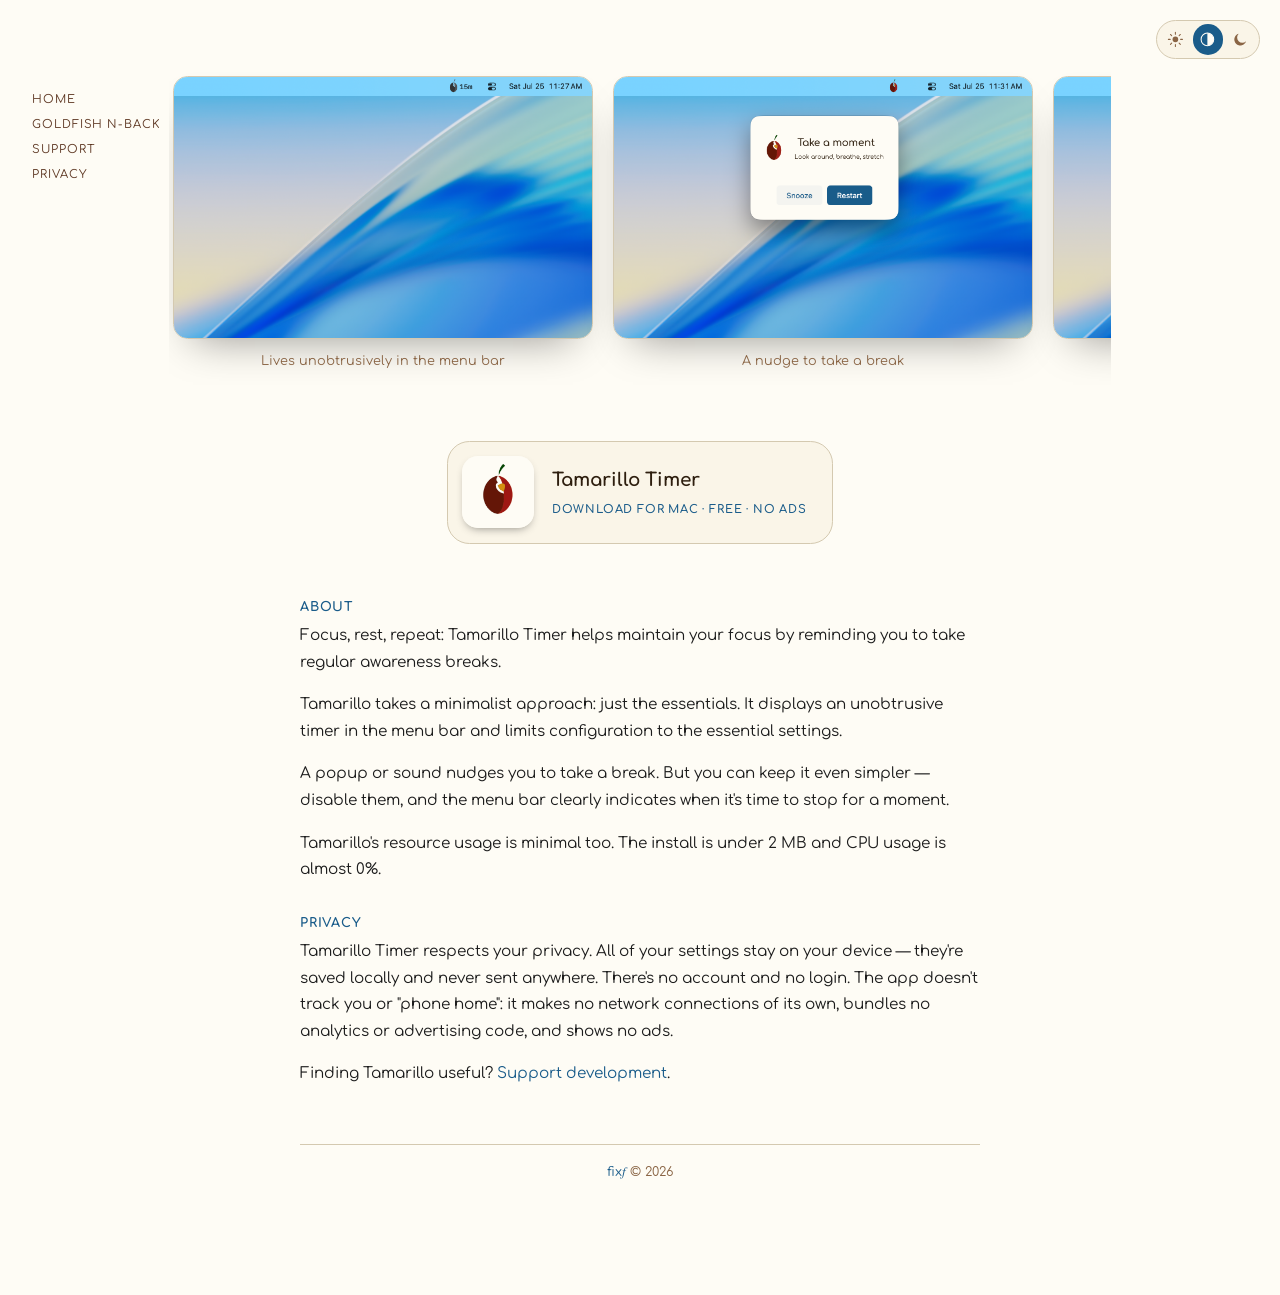
<file: index.html>
<!DOCTYPE html>
<html lang="en">
  <head>
    <meta charset="UTF-8">
    <script>(function(){try{var t=localStorage.getItem('theme');if(t==='light'||t==='dark'){document.documentElement.setAttribute('data-theme',t);}}catch(e){}})();</script>
    <meta name="viewport" content="width=device-width, initial-scale=1.0">
    <meta http-equiv="X-UA-Compatible" content="IE=edge">

    <title>Tamarillo Timer</title>
    <meta name="description" content="Tamarillo Timer — a minimal menu bar break reminder for macOS. Focus, rest, repeat.">
    <meta name="robots" content="index, follow">

    <link rel="canonical" href="https://tamarillo.nz/">

    <link rel="icon" type="image/svg+xml" href="/favicon.svg">

    <link rel="stylesheet" href="style.css">
    <link rel="stylesheet" href="tamarillo.css">
    <script src="theme.js" defer></script>
    <script src="lightbox.js" defer></script>

    <script data-goatcounter="https://fixf.goatcounter.com/count"
            async src="//gc.zgo.at/count.js"></script>
  </head>
  <body>

    <div class="theme-toggle" role="radiogroup" aria-label="Theme">
      <button type="button" data-theme-choice="light" role="radio" aria-checked="false" aria-label="Light" title="Light">
        <svg class="theme-toggle-icon" viewBox="0 0 24 24" aria-hidden="true">
          <circle cx="12" cy="12" r="4" fill="currentColor"/>
          <g stroke="currentColor" stroke-width="1.5" stroke-linecap="round">
            <line x1="12" y1="2" x2="12" y2="4.5"/>
            <line x1="12" y1="19.5" x2="12" y2="22"/>
            <line x1="2" y1="12" x2="4.5" y2="12"/>
            <line x1="19.5" y1="12" x2="22" y2="12"/>
            <line x1="4.93" y1="4.93" x2="6.64" y2="6.64"/>
            <line x1="17.36" y1="17.36" x2="19.07" y2="19.07"/>
            <line x1="4.93" y1="19.07" x2="6.64" y2="17.36"/>
            <line x1="17.36" y1="6.64" x2="19.07" y2="4.93"/>
          </g>
        </svg>
      </button>
      <button type="button" data-theme-choice="auto" role="radio" aria-checked="true" aria-label="Match system" title="Match system">
        <svg class="theme-toggle-icon" viewBox="0 0 24 24" aria-hidden="true">
          <circle cx="12" cy="12" r="9" fill="none" stroke="currentColor" stroke-width="1.5"/>
          <path d="M12 3a9 9 0 0 1 0 18Z" fill="currentColor"/>
        </svg>
      </button>
      <button type="button" data-theme-choice="dark" role="radio" aria-checked="false" aria-label="Dark" title="Dark">
        <svg class="theme-toggle-icon" viewBox="0 0 24 24" aria-hidden="true">
          <path d="M20 14.5A8.5 8.5 0 1 1 9.5 4a7 7 0 0 0 10.5 10.5Z" fill="currentColor"/>
        </svg>
      </button>
    </div>

    <section class="screenshots" aria-label="Screenshots">
      <h1 class="sr-only">Tamarillo Timer</h1>
      <div class="screenshots-track">
        <figure>
          <button type="button" class="screenshot-trigger">
            <img src="screenshots/main.1440.png" alt="Tamarillo Timer's countdown sitting quietly in the macOS menu bar" width="1440" height="900" loading="eager">
          </button>
          <figcaption>Lives unobtrusively in the menu bar</figcaption>
        </figure>
        <figure>
          <button type="button" class="screenshot-trigger">
            <img src="screenshots/popup.1440.png" alt="A “Take a moment” popup nudging you to look around, breathe, and stretch" width="1440" height="900" loading="lazy">
          </button>
          <figcaption>A nudge to take a break</figcaption>
        </figure>
        <figure>
          <button type="button" class="screenshot-trigger">
            <img src="screenshots/menu.1440.png" alt="The menu bar dropdown with Restart timer, Mute, Disable popups, and Settings" width="1440" height="900" loading="lazy">
          </button>
          <figcaption>Control one click away</figcaption>
        </figure>
        <figure>
          <button type="button" class="screenshot-trigger">
            <img src="screenshots/settings.1440.png" alt="The Settings panel: interval in minutes, restart after sleep, open at login, reminder sound" width="1440" height="900" loading="lazy">
          </button>
          <figcaption>Just the essentials</figcaption>
        </figure>
      </div>
    </section>

    <div class="content download-cta">
      <a class="download-card" href="TamarilloTimer.dmg" aria-label="Download Tamarillo Timer for Mac"
         data-goatcounter-click="tamarillo-download-dmg" data-goatcounter-title="Download TamarilloTimer.dmg">
        <img class="app-icon" src="TamarilloTimer.png" alt="" width="512" height="512" loading="eager">
        <span class="download-text">
          <span class="app-name">Tamarillo Timer</span>
          <span class="download-label">Download for Mac · Free · No Ads</span>
        </span>
      </a>
    </div>

    <div class="content prose">
      <h2>About</h2>
      <p>Focus, rest, repeat: Tamarillo Timer helps maintain your focus by reminding you to take regular awareness breaks.</p>
      <p>Tamarillo takes a minimalist approach: just the essentials. It displays an unobtrusive timer in the menu bar and limits configuration to the essential settings.</p>
      <p>A popup or sound nudges you to take a break. But you can keep it even simpler — disable them, and the menu bar clearly indicates when it's time to stop for a moment.</p>
      <p>Tamarillo's resource usage is minimal too. The install is under 2&nbsp;MB and CPU usage is almost 0%.</p>

    <h2>Privacy</h2>
    <p>Tamarillo Timer respects your privacy. All of your settings stay on your device — they're saved locally and never sent anywhere. There's no account and no login. The app doesn't track you or "phone home": it makes no network connections of its own, bundles no analytics or advertising code, and shows no ads.</p>
      <p>Finding Tamarillo useful? <a href="https://buymeacoffee.com/fixf">Support development</a>.
    </div>

    <nav class="sidebar" aria-label="Site links">
      <a class="sidebar-link" href="/">Home</a>
      <a class="sidebar-link" href="https://nback.xyz">Goldfish n-back</a>
      <a class="sidebar-link" href="/support.html">Support</a>
      <a class="sidebar-link" href="/privacy.html">Privacy</a>
    </nav>

    <footer>
      <p>
        <a href="https://fixf.dev/">fix&#x1D453;</a> &copy; <span id="copyright-year">2026</span>
      </p>
    </footer>

  </body>
</html>
</file>
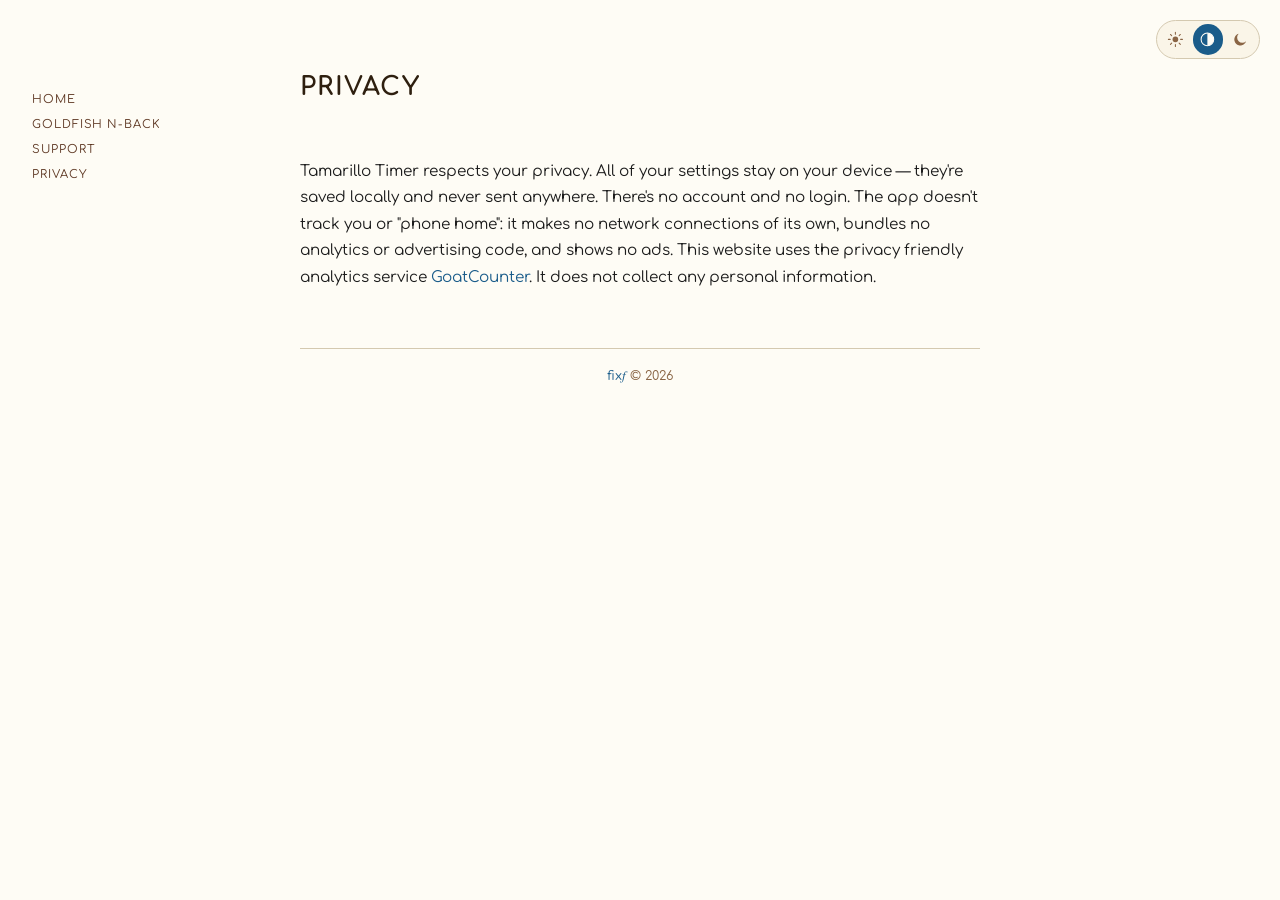
<file: privacy.html>
<!DOCTYPE html>
<html lang="en">

<head>
  <title>Privacy — Tamarillo Timer</title>
  <meta name="viewport" content="width=device-width, initial-scale=1.0">
  <meta charset="utf-8">
  <script>(function(){try{var t=localStorage.getItem('theme');if(t==='light'||t==='dark'){document.documentElement.setAttribute('data-theme',t);}}catch(e){}})();</script>
  <meta name="description" content="Privacy policy for Tamarillo Timer, a minimal menu bar break reminder for macOS.">
  <meta name="robots" content="noindex, follow">

  <link rel="canonical" href="https://tamarillo.nz/privacy.html">
  <link rel="icon" type="image/svg+xml" href="/favicon.svg">

  <!-- Shared studio chrome + app-specific overrides — both plain assets at the root. -->
  <link rel="stylesheet" href="/style.css">
  <link rel="stylesheet" href="/tamarillo.css">
  <script src="/theme.js" defer></script>

  <script data-goatcounter="https://fixf.goatcounter.com/count"
          async src="//gc.zgo.at/count.js"></script>
</head>

<body>

  <div class="theme-toggle" role="radiogroup" aria-label="Theme">
      <button type="button" data-theme-choice="light" role="radio" aria-checked="false" aria-label="Light" title="Light">
        <svg class="theme-toggle-icon" viewBox="0 0 24 24" aria-hidden="true">
          <circle cx="12" cy="12" r="4" fill="currentColor"/>
          <g stroke="currentColor" stroke-width="1.5" stroke-linecap="round">
            <line x1="12" y1="2" x2="12" y2="4.5"/>
            <line x1="12" y1="19.5" x2="12" y2="22"/>
            <line x1="2" y1="12" x2="4.5" y2="12"/>
            <line x1="19.5" y1="12" x2="22" y2="12"/>
            <line x1="4.93" y1="4.93" x2="6.64" y2="6.64"/>
            <line x1="17.36" y1="17.36" x2="19.07" y2="19.07"/>
            <line x1="4.93" y1="19.07" x2="6.64" y2="17.36"/>
            <line x1="17.36" y1="6.64" x2="19.07" y2="4.93"/>
          </g>
        </svg>
      </button>
      <button type="button" data-theme-choice="auto" role="radio" aria-checked="true" aria-label="Match system" title="Match system">
        <svg class="theme-toggle-icon" viewBox="0 0 24 24" aria-hidden="true">
          <circle cx="12" cy="12" r="9" fill="none" stroke="currentColor" stroke-width="1.5"/>
          <path d="M12 3a9 9 0 0 1 0 18Z" fill="currentColor"/>
        </svg>
      </button>
      <button type="button" data-theme-choice="dark" role="radio" aria-checked="false" aria-label="Dark" title="Dark">
        <svg class="theme-toggle-icon" viewBox="0 0 24 24" aria-hidden="true">
          <path d="M20 14.5A8.5 8.5 0 1 1 9.5 4a7 7 0 0 0 10.5 10.5Z" fill="currentColor"/>
        </svg>
      </button>
    </div>

  <div class="content archive-header">
    <a href="/"><h1>Privacy</h1></a>
  </div>

  <div class="content prose">
    <p>
    Tamarillo Timer respects your privacy.
    All of your settings stay on your device — they're saved locally and never sent anywhere.
    There's no account and no login.
    The app doesn't track you or "phone home": it makes no network connections of its own, bundles no analytics or advertising code, and shows no ads.
    This website uses the privacy friendly analytics service <a href="https://www.goatcounter.com/">GoatCounter</a>.
    It does not collect any personal information.
    </p>
  </div>

  <nav class="sidebar" aria-label="Site links">
    <a class="sidebar-link" href="/">Home</a>
    <a class="sidebar-link" href="https://nback.xyz">Goldfish n-back</a>
    <a class="sidebar-link" href="/support.html">Support</a>
    <a class="sidebar-link" href="/privacy.html">Privacy</a>
  </nav>

  <footer>
    <p><a href="https://fixf.dev/">fix𝑓</a> © 2026</p>
  </footer>

</body>

</html>
</file>
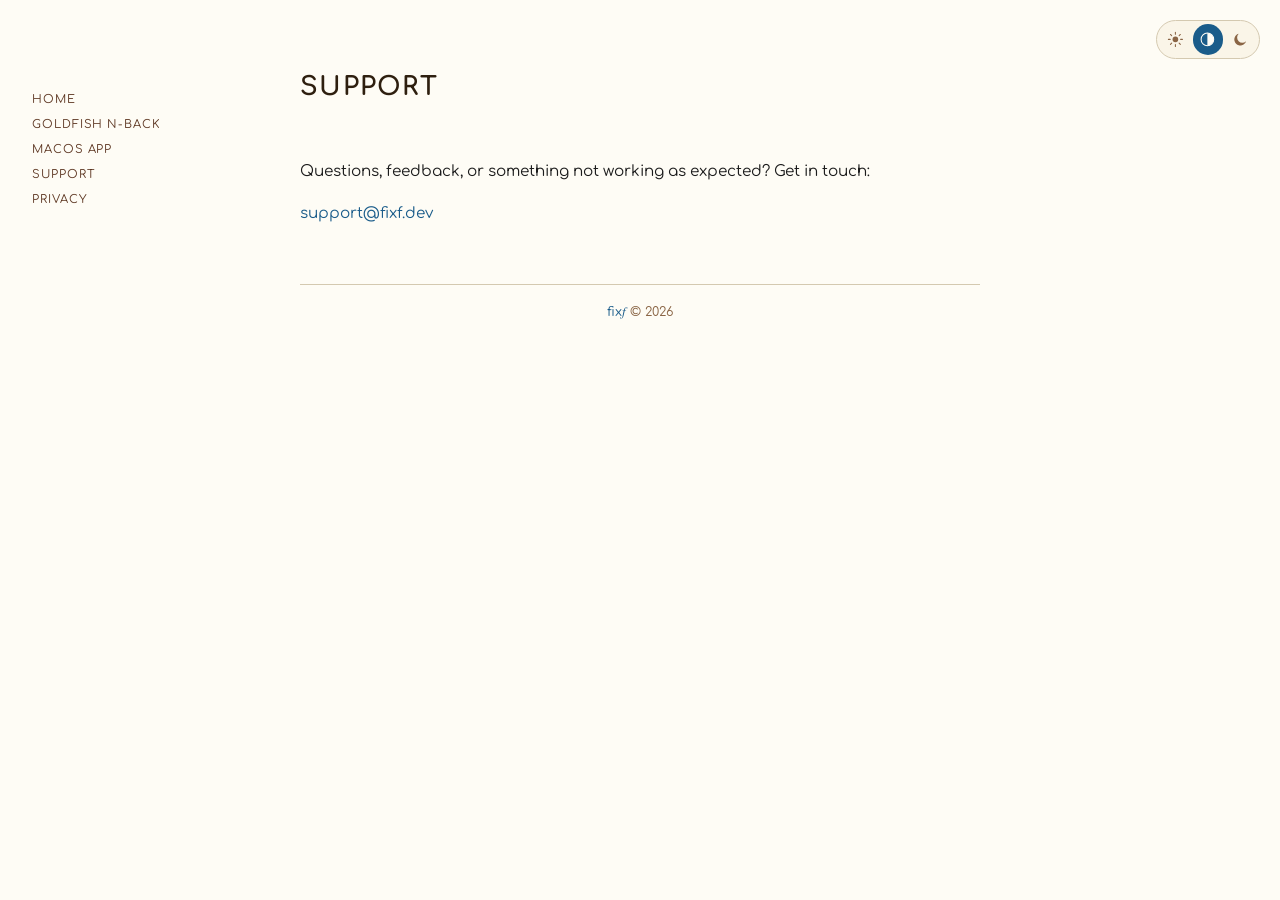
<file: support.html>
<!DOCTYPE html>
<html lang="en">
  <head>
    <meta charset="UTF-8">
    <script>(function(){try{var t=localStorage.getItem('theme');if(t==='light'||t==='dark'){document.documentElement.setAttribute('data-theme',t);}}catch(e){}})();</script>
    <meta name="viewport" content="width=device-width, initial-scale=1.0">
    <meta http-equiv="X-UA-Compatible" content="IE=edge">

    <title>Support — Tamarillo Timer</title>
    <meta name="description" content="Support and contact for Tamarillo Timer, a minimal menu bar break reminder for macOS.">
    <meta name="robots" content="noindex, follow">

    <link rel="canonical" href="https://tamarillo.nz/support.html">

    <link rel="icon" type="image/svg+xml" href="/favicon.svg">

    <link rel="stylesheet" href="style.css">
    <link rel="stylesheet" href="tamarillo.css">
    <script src="theme.js" defer></script>

    <script data-goatcounter="https://fixf.goatcounter.com/count"
            async src="//gc.zgo.at/count.js"></script>
  </head>
  <body>

    <div class="theme-toggle" role="radiogroup" aria-label="Theme">
      <button type="button" data-theme-choice="light" role="radio" aria-checked="false" aria-label="Light" title="Light">
        <svg class="theme-toggle-icon" viewBox="0 0 24 24" aria-hidden="true">
          <circle cx="12" cy="12" r="4" fill="currentColor"/>
          <g stroke="currentColor" stroke-width="1.5" stroke-linecap="round">
            <line x1="12" y1="2" x2="12" y2="4.5"/>
            <line x1="12" y1="19.5" x2="12" y2="22"/>
            <line x1="2" y1="12" x2="4.5" y2="12"/>
            <line x1="19.5" y1="12" x2="22" y2="12"/>
            <line x1="4.93" y1="4.93" x2="6.64" y2="6.64"/>
            <line x1="17.36" y1="17.36" x2="19.07" y2="19.07"/>
            <line x1="4.93" y1="19.07" x2="6.64" y2="17.36"/>
            <line x1="17.36" y1="6.64" x2="19.07" y2="4.93"/>
          </g>
        </svg>
      </button>
      <button type="button" data-theme-choice="auto" role="radio" aria-checked="true" aria-label="Match system" title="Match system">
        <svg class="theme-toggle-icon" viewBox="0 0 24 24" aria-hidden="true">
          <circle cx="12" cy="12" r="9" fill="none" stroke="currentColor" stroke-width="1.5"/>
          <path d="M12 3a9 9 0 0 1 0 18Z" fill="currentColor"/>
        </svg>
      </button>
      <button type="button" data-theme-choice="dark" role="radio" aria-checked="false" aria-label="Dark" title="Dark">
        <svg class="theme-toggle-icon" viewBox="0 0 24 24" aria-hidden="true">
          <path d="M20 14.5A8.5 8.5 0 1 1 9.5 4a7 7 0 0 0 10.5 10.5Z" fill="currentColor"/>
        </svg>
      </button>
    </div>

    <div class="content archive-header">
      <a href="/"><h1>Support</h1></a>
    </div>

    <div class="content prose">
      <p>Questions, feedback, or something not working as expected? Get in touch:</p>
      <p><a href="mailto:support@fixf.dev">support@fixf.dev</a></p>
    </div>

    <nav class="sidebar" aria-label="Site links">
      <a class="sidebar-link" href="/">Home</a>
      <a class="sidebar-link" href="https://nback.xyz">Goldfish n-back</a>
      <a class="sidebar-link" href="/TamarilloTimer.dmg">macOS App</a>
      <a class="sidebar-link" href="/support.html">Support</a>
      <a class="sidebar-link" href="/privacy.html">Privacy</a>
    </nav>

    <footer>
      <p>
        <a href="https://fixf.dev/">fix&#x1D453;</a> &copy; <span id="copyright-year">2026</span>
      </p>
    </footer>

  </body>
</html>
</file>
<file: style.css>
/* ============================================================
   Bauhaus / Solarized Light stylesheet
   ============================================================ */

/* Google Fonts: Comfortaa */
@import url('https://fonts.googleapis.com/css2?family=Comfortaa:wght@300;400;500;600;700&display=swap');

/* ── Design tokens ──────────────────────────────────────── */
:root {
  /* Backgrounds: cream & beige spectrum */
  --bg-page:      #fefcf5;   /* very light cream — page background */
  --bg-section:   #faf5e8;   /* slightly warmer, section backgrounds */
  --bg-beige:     #f2ead8;   /* used for table heads */
  --bg-rotd:      #eaf0f7;   /* cool blue-tinted pane for ROTD */

  /* Foreground */
  --fg-black:     #1c1c1c;   /* body text */
  --fg-brown-dk:  #2e1f0f;   /* darkest title text */
  --fg-brown:     #5c3520;   /* mid brown — subheadings, footer */
  --fg-brown-lt:  #8a6545;   /* lighter brown — captions, meta */

  /* Accents */
  --accent-blue:  #1a5c8a;   /* deep blue — links */
  --accent-red:   #8b1a1a;   /* deep red */
  --accent-yellow:#b58900;   /* rich solarized yellow */
  --accent-green: #3d6b00;   /* used sparingly */

  /* Borders */
  --border-main:  #d4c9b0;
  --border-table: #c8bda0;

  /* Typography */
  --font-main: 'Comfortaa', 'Segoe UI', sans-serif;

  /* Spacing rhythm */
  --space-xs: 0.5rem;
  --space-sm: 1rem;
  --space-md: 2rem;
  --space-lg: 3.5rem;
  --space-xl: 5rem;
}

/* ── Dark tokens — Bauhaus / Solarized Dark ─────────────────
   Applied automatically when the OS/browser reports a dark
   appearance, unless overridden by an explicit user choice
   (see [data-theme] below). Same token names, same relative
   contrast relationships, warm palette inverted onto a near-
   black ground. */
@media (prefers-color-scheme: dark) {
  :root {
    --bg-page:      #1b140d;
    --bg-section:   #221a12;
    --bg-beige:     #2b2117;
    --bg-rotd:      #16202b;

    --fg-black:     #ede4d3;
    --fg-brown-dk:  #f5ecd9;
    --fg-brown:     #d9c3a0;
    --fg-brown-lt:  #a68a68;

    --accent-blue:  #6cb6e8;
    --accent-red:   #e2726b;
    --accent-yellow:#e0b64d;
    --accent-green: #8bc34a;

    --border-main:  #4a3c2a;
    --border-table: #55442f;
  }
}

/* Explicit user choice always wins over the OS/browser default above. */
:root[data-theme="dark"] {
  --bg-page:      #1b140d;
  --bg-section:   #221a12;
  --bg-beige:     #2b2117;
  --bg-rotd:      #16202b;

  --fg-black:     #ede4d3;
  --fg-brown-dk:  #f5ecd9;
  --fg-brown:     #d9c3a0;
  --fg-brown-lt:  #a68a68;

  --accent-blue:  #6cb6e8;
  --accent-red:   #e2726b;
  --accent-yellow:#e0b64d;
  --accent-green: #8bc34a;

  --border-main:  #4a3c2a;
  --border-table: #55442f;
}

:root[data-theme="light"] {
  --bg-page:      #fefcf5;
  --bg-section:   #faf5e8;
  --bg-beige:     #f2ead8;
  --bg-rotd:      #eaf0f7;

  --fg-black:     #1c1c1c;
  --fg-brown-dk:  #2e1f0f;
  --fg-brown:     #5c3520;
  --fg-brown-lt:  #8a6545;

  --accent-blue:  #1a5c8a;
  --accent-red:   #8b1a1a;
  --accent-yellow:#b58900;
  --accent-green: #3d6b00;

  --border-main:  #d4c9b0;
  --border-table: #c8bda0;
}

/* ── Reset ──────────────────────────────────────────────── */
*, *::before, *::after {
  box-sizing: border-box;
  margin: 0;
  padding: 0;
}

/* ── A11y utility ───────────────────────────────────────── */
.sr-only {
  position: absolute;
  width: 1px;
  height: 1px;
  padding: 0;
  margin: -1px;
  overflow: hidden;
  clip: rect(0, 0, 0, 0);
  white-space: nowrap;
  border: 0;
}

/* ── Base ───────────────────────────────────────────────── */
html {
  font-size: 16px;
  scroll-behavior: smooth;
}

body {
  font-family: var(--font-main);
  background-color: var(--bg-page);
  color: var(--fg-black);
  line-height: 1.75;
  /* Wide left/right margins via padding — content is centred */
  padding: var(--space-lg) 10%;
}

/* ── Links ──────────────────────────────────────────────── */
a {
  color: var(--accent-blue);
  text-decoration: none;
}
a:hover,
a:focus {
  text-decoration: underline;
  text-underline-offset: 3px;
}

/* ── Page-level layout wrapper ──────────────────────────── */
/* All direct-body children share the same centred column */
body > div.content,
body > footer {
  max-width: 680px;
  margin-left: auto;
  margin-right: auto;
  margin-bottom: var(--space-lg);
}

/* ── Question heading ────────────────────────────────────── */
#question {
  font-size: clamp(0.85rem, 2.5vw, 1.1rem);
  font-weight: 300;
  text-transform: uppercase;
  letter-spacing: 0.2em;
  color: var(--fg-brown-lt);
  text-align: left;
  padding-top: var(--space-md);
  padding-bottom: 0;
}

/* ── Yes / No hero answer ───────────────────────────────── */
#yesno {
  display: block;
  font-family: var(--font-main);
  font-weight: 700;
  font-size: clamp(2.5rem, 9vw, 3.5rem);
  text-transform: uppercase;
  letter-spacing: 0.12em;
  line-height: 1;

  /* Gradient: dark brown → near-black */
  background: linear-gradient(160deg, var(--fg-brown-dk) 0%, var(--fg-black) 60%);
  -webkit-background-clip: text;
  -webkit-text-fill-color: transparent;
  background-clip: text;

  padding: var(--space-xs) 0 var(--space-sm);
  text-align: left;
}

/* Wrapper div for yesno — no separator */
div.content:has(#yesno) {
  margin-bottom: var(--space-md);
}

/* ── Aside — shared narrow right-aligned pane ───────────── */
/* Used by both p.rotd and .totals. Split back out per-class if the
   two ever visually diverge. */
.aside {
  background-color: var(--bg-rotd);
  border-radius: 0.875rem;
  border-left: 4px solid var(--accent-blue);
  padding: 1.1rem 1.5rem;
  color: var(--fg-brown-dk);
  max-width: 52%;
  margin-left: auto;
  margin-right: 0;
  margin-top: var(--space-lg);
  margin-bottom: var(--space-lg);
}

/* ── RotD body — italic quote below the shared aside title ── */
.rotd-body {
  font-style: italic;
  font-size: 0.88rem;
  line-height: 1.6;
}

.rotd-body a {
  color: var(--accent-blue);
  font-style: normal;
}

/* ── "More RotD…" link — homepage only, sits inside .aside.rotd ─ */
.aside.rotd .rotd-more {
  display: block;
  margin-top: 0.6rem;
  font-size: 0.7rem;
  text-transform: uppercase;
  letter-spacing: 0.08em;
  color: var(--fg-brown-lt);
  text-align: right;
}

.aside.rotd .rotd-more:hover,
.aside.rotd .rotd-more:focus {
  color: var(--accent-blue);
  text-decoration: none;
}

/* ── Discussion content ─────────────────────────────────── */
p.content {
  margin-bottom: 1.4rem;
  font-size: 1rem;
  color: var(--fg-black);
  text-align: justify;
  hyphens: auto;
}

p.content:last-of-type {
  margin-bottom: 0;
}

p.content strong {
  font-weight: 700;
  color: var(--fg-brown-dk);
}

/* ── Lists ──────────────────────────────────────────────── */
ul, ol {
  padding-left: 1.5rem;
  margin-bottom: var(--space-sm);
}

li {
  margin-bottom: 0.35rem;
}

/* ── Headings ───────────────────────────────────────────── */
h1, h2, h3, h4 {
  font-family: var(--font-main);
  text-transform: uppercase;
  letter-spacing: 0.05em;
  line-height: 1.2;
  margin-bottom: var(--space-sm);
}

h1 {
  font-size: 2rem;
  font-weight: 700;
  color: var(--fg-black);
}

h2 {
  font-size: 1.4rem;
  font-weight: 600;
  color: var(--fg-brown-dk);
  margin-top: var(--space-md);
  padding-bottom: 0.3em;
  border-bottom: 1px solid var(--border-main);
}

h3 {
  font-size: 1rem;
  font-weight: 600;
  color: var(--fg-brown);
  margin-top: var(--space-sm);
}

/* ── Tables ─────────────────────────────────────────────── */
table.content {
  width: 100%;
  border-collapse: collapse;
  margin: var(--space-md) 0;
  font-size: 0.875rem;
  line-height: 1.5;
}

/* Column headers styled like h3 */
table.content thead th {
  font-family: var(--font-main);
  font-weight: 600;
  font-size: 0.75rem;
  text-transform: uppercase;
  letter-spacing: 0.06em;
  color: var(--fg-brown);
  background-color: var(--bg-beige);
  padding: 0.625rem 0.875rem;
  text-align: left;
  border-top: 1px solid var(--border-table);
  border-bottom: 1px solid var(--border-table);
}

table.content thead th:not(:last-child) {
  border-right: 1px solid var(--border-table);
}

table.content tbody td {
  padding: 0.6rem 0.875rem;
  vertical-align: top;
  border-bottom: 1px solid var(--border-table);
}

table.content tbody td:not(:last-child) {
  border-right: 1px solid var(--border-table);
}

table.content tbody tr:last-child td {
  border-bottom: none;
}

table.content tbody tr:nth-child(even) {
  background-color: var(--bg-section);
}

table.content tbody strong {
  font-weight: 600;
  color: var(--fg-brown-dk);
}

/* ── Aside title — shared header for totals and RotD panes ── */
.aside-title {
  font-weight: 700;
  text-transform: uppercase;
  letter-spacing: 0.06em;
  font-size: 0.7rem;
  color: var(--accent-blue);
  margin-bottom: var(--space-xs);
}

/* Show a subtle cursor hint when the title has a native tooltip. */
.aside-title[title] {
  cursor: help;
}

/* Archive date headers are permalinks — keep the title's own styling. */
.aside-title a {
  color: inherit;
}

/* Flag the entry a permalink landed on. */
.aside.rotd:target {
  border-left-color: var(--accent-red);
}

/* ── Running totals — left-aligned variant ──────────────── */
.aside.totals {
  margin-left: 0;
  margin-right: auto;
}

/* ── Running totals — pane interior ────────────────────── */

.total-item {
  display: flex;
  justify-content: space-between;
  align-items: baseline;
  gap: var(--space-md);
}

.total-item + .total-item {
  margin-top: 0.2rem;
}

.total-label {
  font-size: 0.88rem;
  color: var(--fg-brown-dk);
}

.total-value {
  font-family: ui-monospace, 'SF Mono', 'Menlo', 'Consolas', monospace;
  font-size: 1rem;
  font-weight: 750;
  color: var(--fg-brown-dk);
  font-variant-numeric: tabular-nums;
  text-align: right;
}

.total-item.spend .total-value   { color: var(--accent-red); }
.total-item.revenue .total-value { color: var(--accent-green); }

/* ── Footnote references (superscript links in totals labels) ── */
.fn-ref {
  font-size: 0.6em;
  color: var(--fg-brown-lt);
  text-decoration: none;
  vertical-align: super;
  line-height: 0;
  margin-left: 0.15em;
  font-style: normal;
}

.fn-ref:hover {
  color: var(--accent-blue);
}

/* ── Footnotes block ────────────────────────────────────── */
.footnotes {
  border-top: 1px solid var(--border-main);
  padding-top: var(--space-sm);
}

.footnote {
  font-size: 0.75rem;
  color: var(--fg-brown-lt);
  font-style: italic;
  line-height: 1.55;
  margin-bottom: 0.4rem;
}

.footnote:last-child {
  margin-bottom: 0;
}

.footnote sup {
  font-style: normal;
  color: var(--fg-brown-lt);
  margin-right: 0.2em;
}

.footnote strong {
  font-style: normal;
  font-weight: 600;
  color: var(--fg-brown);
}

/* ── RotD archive — /rotd/ list pages ──────────────────── */
/* Header block above the list */
.archive-header {
  margin-top: var(--space-sm);
  margin-bottom: var(--space-md);
}

.archive-header h1 {
  font-size: 1.6rem;
  font-weight: 700;
  color: var(--fg-brown-dk);
  margin-bottom: 0.5rem;
}


/* Left-align + full-width the aside cards when they're in the archive list */
.rotd-list .aside.rotd {
  max-width: 100%;
  margin-left: 0;
  margin-right: 0;
  margin-top: var(--space-md);
  margin-bottom: var(--space-md);
}

.rotd-list .aside.rotd:first-child {
  margin-top: 0;
}

/* ── Pager — prev/next navigation on archive pages ─────── */
.pager {
  display: flex;
  justify-content: space-between;
  align-items: center;
  gap: var(--space-sm);
  padding-top: var(--space-sm);
  padding-bottom: var(--space-md);
  margin-top: var(--space-md);
  font-size: 0.85rem;
}

.pager-newer,
.pager-older {
  color: var(--accent-blue);
  text-decoration: none;
  font-weight: 500;
  letter-spacing: 0.04em;
}

.pager-newer:hover,
.pager-older:hover {
  text-decoration: underline;
  text-underline-offset: 3px;
}

.pager-page {
  color: var(--fg-brown-lt);
  font-size: 0.72rem;
  text-transform: uppercase;
  letter-spacing: 0.1em;
}

.pager-placeholder {
  display: inline-block;
  min-width: 1px;
}

/* ── Sidebar — flat site nav, identical on every page ───── */
/* Narrow viewports: a centred horizontal strip above the footer.
   Wide viewports (≥1120px, where a rail clears the 680px column):
   a fixed rail in the left gutter. */
.sidebar {
  max-width: 680px;
  margin: 0 auto var(--space-md);
  display: flex;
  flex-wrap: wrap;
  justify-content: center;
  column-gap: 1.5rem;
  row-gap: 0.35rem;
}

.sidebar-link {
  font-size: 0.72rem;
  text-transform: uppercase;
  letter-spacing: 0.08em;
  color: var(--fg-brown);
}

.sidebar-link:hover,
.sidebar-link:focus {
  color: var(--accent-blue);
}

/* Inline icon links (e.g. Bluesky) sit at text height and inherit the
   link colour, hover included. */
.sidebar-link .sidebar-icon {
  height: 1em;
  width: auto;
  fill: currentColor;
  vertical-align: -0.125em;
}

@media (min-width: 1120px) {
  .sidebar {
    position: fixed;
    top: calc(var(--space-lg) + var(--space-md));
    left: 2rem;
    width: 11rem;
    display: block;
    margin: 0;
  }

  .sidebar-link {
    display: block;
    padding: 0.15rem 0;
  }
}

/* ── Prose pages (privacy etc.) — long-form text in the column ── */
.prose p {
  margin-bottom: 1rem;
  font-size: 0.95rem;
}

.prose ul {
  margin-bottom: var(--space-sm);
  font-size: 0.95rem;
}

/* Section headings in the aside-title language — no underlines */
.prose h2 {
  font-size: 0.8rem;
  font-weight: 700;
  letter-spacing: 0.06em;
  color: var(--accent-blue);
  border-bottom: none;
  padding-bottom: 0;
  margin-top: var(--space-md);
  margin-bottom: var(--space-xs);
}

.prose h3 {
  font-size: 0.9rem;
  color: var(--fg-brown);
  margin-top: var(--space-sm);
  margin-bottom: var(--space-xs);
}

.prose-meta {
  color: var(--fg-brown-lt);
  font-size: 0.8rem;
}

/* ── Ad slot ────────────────────────────────────────────── */
.ad-slot {
  max-width: 680px;
  margin-left: auto;
  margin-right: auto;
  margin-bottom: var(--space-lg);
  text-align: center;
}

/* ── Footer ─────────────────────────────────────────────── */
footer {
  border-top: 1px solid var(--border-main);
  padding-top: var(--space-sm);
  color: var(--fg-brown-lt);
  font-size: 0.8rem;
  text-align: center;
  max-width: 680px;
  margin-left: auto;
  margin-right: auto;
  margin-bottom: 0;
}

footer a:hover {
  color: var(--accent-blue);
}

/* ── Theme toggle — floating light/auto/dark segmented control ── */
.theme-toggle {
  position: fixed;
  top: 1.25rem;
  right: 1.25rem;
  z-index: 1000;
  display: flex;
  gap: 0.15rem;
  background-color: var(--bg-section);
  border: 1px solid var(--border-main);
  border-radius: 999px;
  padding: 0.2rem;
}

.theme-toggle button {
  all: unset;
  box-sizing: border-box;
  cursor: pointer;
  display: flex;
  align-items: center;
  justify-content: center;
  width: 1.9rem;
  height: 1.9rem;
  border-radius: 999px;
  color: var(--fg-brown-lt);
}

.theme-toggle button:hover,
.theme-toggle button:focus-visible {
  color: var(--accent-blue);
}

.theme-toggle button:focus-visible {
  outline: 2px solid var(--accent-blue);
  outline-offset: 2px;
}

.theme-toggle button[aria-checked="true"] {
  background-color: var(--accent-blue);
  color: var(--bg-page);
}

.theme-toggle button[aria-checked="true"]:hover,
.theme-toggle button[aria-checked="true"]:focus-visible {
  color: var(--bg-page);
}

.theme-toggle-icon {
  width: 1.05rem;
  height: 1.05rem;
  fill: currentColor;
}

/* ── Responsive: Tablet (≤ 1024px) ─────────────────────── */
@media (max-width: 1024px) {
  body {
    padding: var(--space-md) 6%;
  }
}

/* ── Responsive: Mobile (≤ 640px) ──────────────────────── */
@media (max-width: 640px) {
  body {
    padding: var(--space-sm) var(--space-sm);
  }

  body > div.content,
  body > footer {
    max-width: 100%;
  }

  p.content {
    text-align: left;
    hyphens: none;
  }

  #yesno {
    font-size: clamp(2.5rem, 16vw, 4rem);
    letter-spacing: 0.08em;
  }

  .aside {
    max-width: 100%;
    margin-left: auto;
    margin-right: auto;
    padding: 1rem 1.25rem;
    border-radius: 0.625rem;
  }

  .rotd-body { font-size: 0.88rem; }

  /* Make wide tables horizontally scrollable on small screens */
  div.content {
    overflow-x: auto;
    -webkit-overflow-scrolling: touch;
  }

  table.content {
    font-size: 0.78rem;
    min-width: 560px;
  }

  table.content thead th,
  table.content tbody td {
    padding: 0.45rem 0.625rem;
  }

  footer {
    font-size: 0.75rem;
    padding-top: var(--space-xs);
  }

  body > div.content {
    margin-bottom: var(--space-md);
  }

  .theme-toggle {
    top: 0.75rem;
    right: 0.75rem;
  }

  .theme-toggle button {
    width: 1.7rem;
    height: 1.7rem;
  }
}
</file>
<file: tamarillo.css>
/* ============================================================
   tamarillo.nz-only styles — loaded after the shared common style.css.
   Everything else (ground, type, .content column, .sidebar, footer,
   .prose) comes from ../common/assets/style.css.
   ============================================================ */

/* ── Screenshot spread — the App-Store-style first section ─────
   Deliberately wider than the shared 680px .content column so the
   spread reads as a hero. A horizontal scroller on every viewport
   width keeps four screenshots usable without shrinking any of
   them to illegibility. */
.screenshots {
  max-width: 1100px;
  margin: var(--space-sm) auto var(--space-lg);
  padding: 0 4%;
}

.screenshots-track {
  display: flex;
  gap: 1.25rem;
  overflow-x: auto;
  scroll-snap-type: x proximity;
  padding: 0.25rem 0.25rem 0.75rem;
  -webkit-overflow-scrolling: touch;
}

.screenshots-track figure {
  flex: 0 0 auto;
  width: min(80vw, 420px);
  scroll-snap-align: center;
}

.screenshots-track img {
  display: block;
  width: 100%;
  height: auto;
  border-radius: 0.9rem;
  border: 1px solid var(--border-main);
  box-shadow: 0 20px 40px -20px rgba(0, 0, 0, 0.4);
}

.screenshots-track figcaption {
  margin-top: 0.7rem;
  text-align: center;
  font-size: 0.8rem;
  color: var(--fg-brown-lt);
}

/* ── Screenshot lightbox — click a thumbnail to view it enlarged,
   sized by lightbox.js to about the width of .screenshots-track. */
.screenshot-trigger {
  display: block;
  width: 100%;
  padding: 0;
  border: 0;
  background: none;
  cursor: zoom-in;
}

.screenshot-trigger:focus-visible {
  outline: 2px solid var(--accent-blue);
  outline-offset: 4px;
  border-radius: 0.9rem;
}

.lightbox-overlay {
  position: fixed;
  inset: 0;
  z-index: 100;
  display: flex;
  align-items: center;
  justify-content: center;
  padding: 2rem;
  background: rgba(0, 0, 0, 0.85);
  cursor: zoom-out;
}

.lightbox-image {
  display: block;
  height: auto;
  max-width: 100%;
  max-height: 90vh;
  border-radius: 0.9rem;
  border: 1px solid var(--border-main);
  box-shadow: 0 30px 60px -20px rgba(0, 0, 0, 0.6);
  cursor: zoom-out;
}

body.lightbox-open {
  overflow: hidden;
}

/* ── Download card — squircle icon as the download CTA ─────────
   22% corner radius is the common web approximation of the macOS
   squircle; combined with overflow:hidden it reads as an app icon
   without needing a hand-authored superellipse mask. */
.download-cta {
  display: flex;
  justify-content: center;
  margin-bottom: var(--space-lg);
}

.download-card {
  display: flex;
  align-items: center;
  gap: 1.1rem;
  padding: 0.9rem 1.6rem 0.9rem 0.9rem;
  border-radius: 1.4rem;
  background-color: var(--bg-section);
  border: 1px solid var(--border-main);
  transition: transform 0.15s ease, box-shadow 0.15s ease;
}

.download-card:hover,
.download-card:focus-visible {
  text-decoration: none;
  transform: translateY(-2px);
  box-shadow: 0 14px 30px -18px rgba(0, 0, 0, 0.4);
}

.app-icon {
  flex: none;
  width: 4.5rem;
  height: 4.5rem;
  border-radius: 22%;
  box-shadow: 0 4px 10px -4px rgba(0, 0, 0, 0.45);
}

.download-text {
  display: flex;
  flex-direction: column;
  gap: 0.2rem;
}

.app-name {
  font-weight: 700;
  font-size: 1.15rem;
  color: var(--fg-brown-dk);
}

.download-label {
  font-size: 0.72rem;
  font-weight: 600;
  text-transform: uppercase;
  letter-spacing: 0.07em;
  color: var(--accent-blue);
}

/* ── Responsive: Mobile ─────────────────────────────────────── */
@media (max-width: 640px) {
  .download-card {
    padding: 0.8rem 1.1rem 0.8rem 0.8rem;
    gap: 0.85rem;
  }

  .app-icon {
    width: 3.75rem;
    height: 3.75rem;
  }
}
</file>
